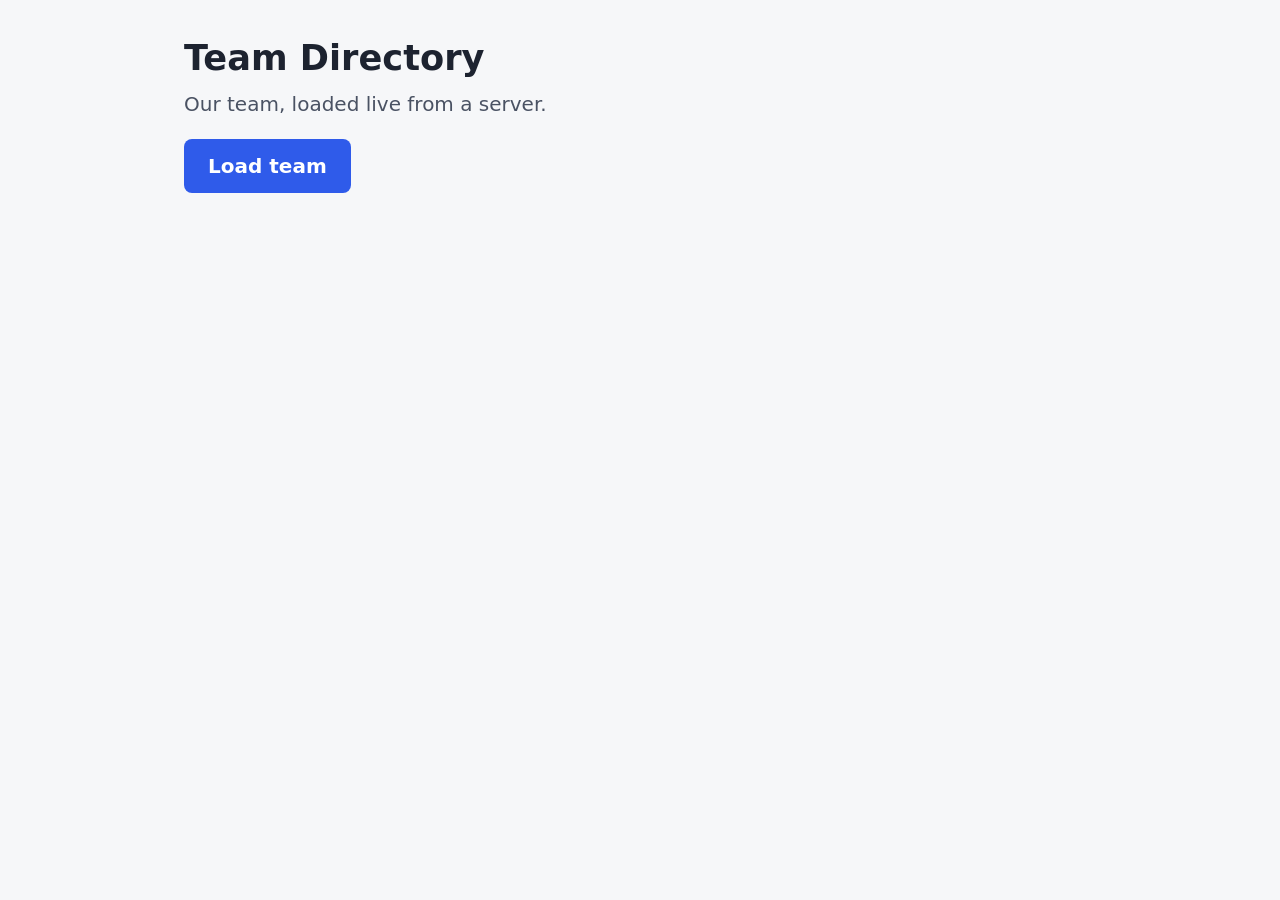
<file: index.html>
<!DOCTYPE html>
<html lang="en">
<head>
  <meta charset="UTF-8">
  <meta name="viewport" content="width=device-width, initial-scale=1.0">
  <title>Team Directory</title>
  <link rel="stylesheet" href="style.css">
</head>
<body>
  <main>
    <header>
      <h1>Team Directory</h1>
      <p class="intro">Our team, loaded live from a server.</p>
      <button id="load-btn" type="button">Load team</button>
      <!-- aria-live: screen readers announce changes to this message -->
      <p id="status" aria-live="polite"></p>
    </header>

    <!-- The cards appear here. It starts empty on purpose. -->
    <section id="user-list" class="grid"></section>
  </main>

  <!-- Live demo: app.js. Backup if live coding breaks: change to app.final.js -->
  <script src="app.js"></script>
</body>
</html>
</file>
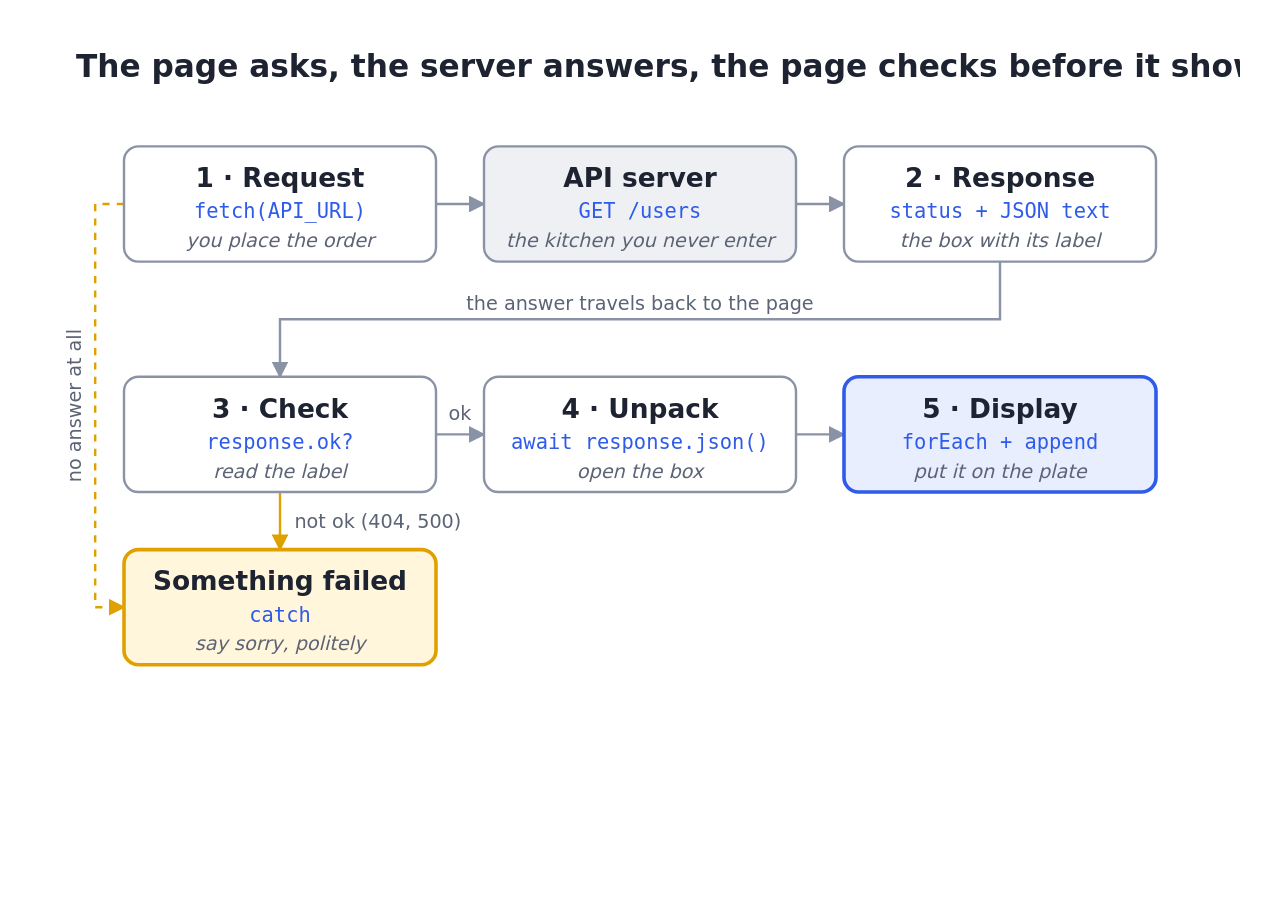
<file: diagram.html>
<!DOCTYPE html>
<html lang="en">
<head>
  <meta charset="UTF-8">
  <meta name="viewport" content="width=device-width, initial-scale=1.0">
  <title>How a page gets data from an API</title>
  <style>
    body { margin: 0; background: #fff; font-family: system-ui, -apple-system, "Segoe UI", sans-serif; }
    main { max-width: 1200px; margin: 0 auto; padding: 24px; }
    svg { width: 100%; height: auto; display: block; }
    .name { font-size: 22px; font-weight: 700; fill: #1d2330; }
    .code { font-size: 17px; font-family: ui-monospace, Consolas, monospace; fill: #2f5bea; }
    .analogy { font-size: 16px; font-style: italic; fill: #5b6375; }
    .label { font-size: 16px; fill: #5b6375; }
    .title { font-size: 26px; font-weight: 700; fill: #1d2330; }
  </style>
</head>
<body>
<main>
<svg viewBox="0 0 1000 560" role="img" aria-label="The page asks, the server answers, the page checks before it shows">
  <defs>
    <marker id="a" viewBox="0 0 10 10" refX="9" refY="5" markerWidth="7" markerHeight="7" orient="auto-start-reverse"><path d="M0 0L10 5L0 10z" fill="#8a93a6"/></marker>
    <marker id="f" viewBox="0 0 10 10" refX="9" refY="5" markerWidth="7" markerHeight="7" orient="auto-start-reverse"><path d="M0 0L10 5L0 10z" fill="#e0a100"/></marker>
  </defs>

  <text class="title" x="30" y="44">The page asks, the server answers, the page checks before it shows</text>

  <!-- connectors: boxes are 260 wide, 96 tall; centres x = 200, 500, 800 -->
  <g fill="none" stroke="#8a93a6" stroke-width="2">
    <path d="M330 150H370" marker-end="url(#a)"/>
    <path d="M630 150H670" marker-end="url(#a)"/>
    <path d="M800 198V246H200V294" marker-end="url(#a)"/>
    <path d="M330 342H370" marker-end="url(#a)"/>
    <path d="M630 342H670" marker-end="url(#a)"/>
  </g>
  <g fill="none" stroke="#e0a100" stroke-width="2">
    <path d="M200 390V438" marker-end="url(#f)"/>
    <path d="M70 150H46V486H70" stroke-dasharray="6 6" marker-end="url(#f)"/>
  </g>

  <!-- row 1: across the network -->
  <rect x="70" y="102" width="260" height="96" rx="12" fill="#fff" stroke="#8a93a6" stroke-width="2"/>
  <text class="name" x="200" y="136" text-anchor="middle">1 · Request</text>
  <text class="code" x="200" y="162" text-anchor="middle">fetch(API_URL)</text>
  <text class="analogy" x="200" y="186" text-anchor="middle">you place the order</text>

  <rect x="370" y="102" width="260" height="96" rx="12" fill="#eef0f4" stroke="#8a93a6" stroke-width="2"/>
  <text class="name" x="500" y="136" text-anchor="middle">API server</text>
  <text class="code" x="500" y="162" text-anchor="middle">GET /users</text>
  <text class="analogy" x="500" y="186" text-anchor="middle">the kitchen you never enter</text>

  <rect x="670" y="102" width="260" height="96" rx="12" fill="#fff" stroke="#8a93a6" stroke-width="2"/>
  <text class="name" x="800" y="136" text-anchor="middle">2 · Response</text>
  <text class="code" x="800" y="162" text-anchor="middle">status + JSON text</text>
  <text class="analogy" x="800" y="186" text-anchor="middle">the box with its label</text>

  <text class="label" x="500" y="238" text-anchor="middle">the answer travels back to the page</text>

  <!-- row 2: on the page -->
  <rect x="70" y="294" width="260" height="96" rx="12" fill="#fff" stroke="#8a93a6" stroke-width="2"/>
  <text class="name" x="200" y="328" text-anchor="middle">3 · Check</text>
  <text class="code" x="200" y="354" text-anchor="middle">response.ok?</text>
  <text class="analogy" x="200" y="378" text-anchor="middle">read the label</text>

  <text class="label" x="350" y="330" text-anchor="middle">ok</text>

  <rect x="370" y="294" width="260" height="96" rx="12" fill="#fff" stroke="#8a93a6" stroke-width="2"/>
  <text class="name" x="500" y="328" text-anchor="middle">4 · Unpack</text>
  <text class="code" x="500" y="354" text-anchor="middle">await response.json()</text>
  <text class="analogy" x="500" y="378" text-anchor="middle">open the box</text>

  <rect x="670" y="294" width="260" height="96" rx="12" fill="#e8eefe" stroke="#2f5bea" stroke-width="3"/>
  <text class="name" x="800" y="328" text-anchor="middle">5 · Display</text>
  <text class="code" x="800" y="354" text-anchor="middle">forEach + append</text>
  <text class="analogy" x="800" y="378" text-anchor="middle">put it on the plate</text>

  <!-- failures -->
  <text class="label" x="212" y="420">not ok (404, 500)</text>
  <text class="label" x="34" y="318" text-anchor="middle" transform="rotate(-90 34 318)">no answer at all</text>

  <rect x="70" y="438" width="260" height="96" rx="12" fill="#fff6dc" stroke="#e0a100" stroke-width="3"/>
  <text class="name" x="200" y="472" text-anchor="middle">Something failed</text>
  <text class="code" x="200" y="498" text-anchor="middle">catch</text>
  <text class="analogy" x="200" y="522" text-anchor="middle">say sorry, politely</text>
</svg>
</main>
</body>
</html>
</file>
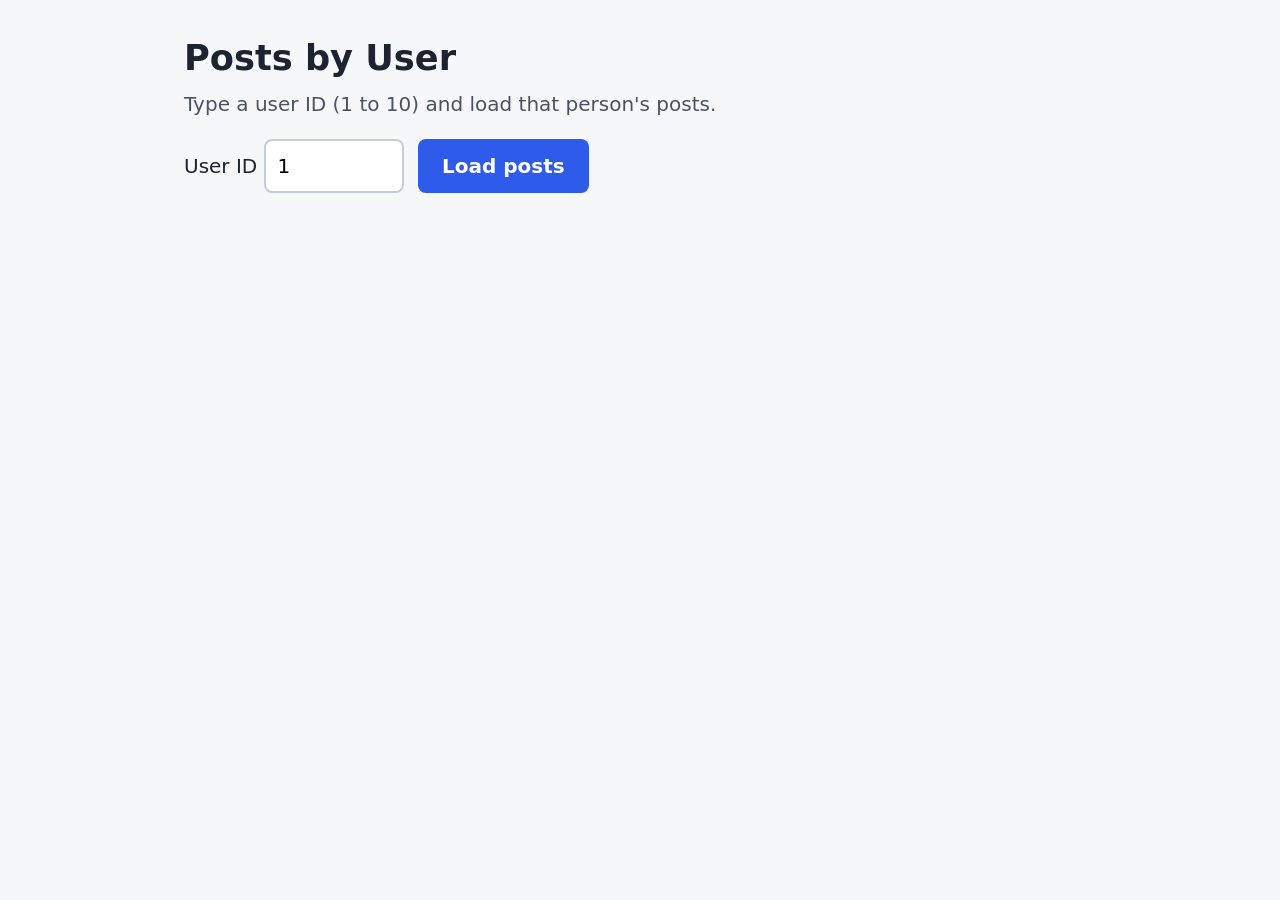
<file: exercise.html>
<!DOCTYPE html>
<html lang="en">
<head>
  <meta charset="UTF-8">
  <meta name="viewport" content="width=device-width, initial-scale=1.0">
  <title>Exercise: Posts by User</title>
  <link rel="stylesheet" href="style.css">
</head>
<body>
  <main>
    <header>
      <h1>Posts by User</h1>
      <p class="intro">Type a user ID (1 to 10) and load that person's posts.</p>
      <label for="user-id">User ID</label>
      <input id="user-id" type="number" min="1" value="1">
      <button id="load-posts-btn" type="button">Load posts</button>
      <p id="status" aria-live="polite"></p>
    </header>

    <ul id="post-list" class="post-list"></ul>
  </main>

  <!-- Your work: exercise.js. Solution: exercise.solution.js -->
  <script src="exercise.js"></script>
</body>
</html>
</file>
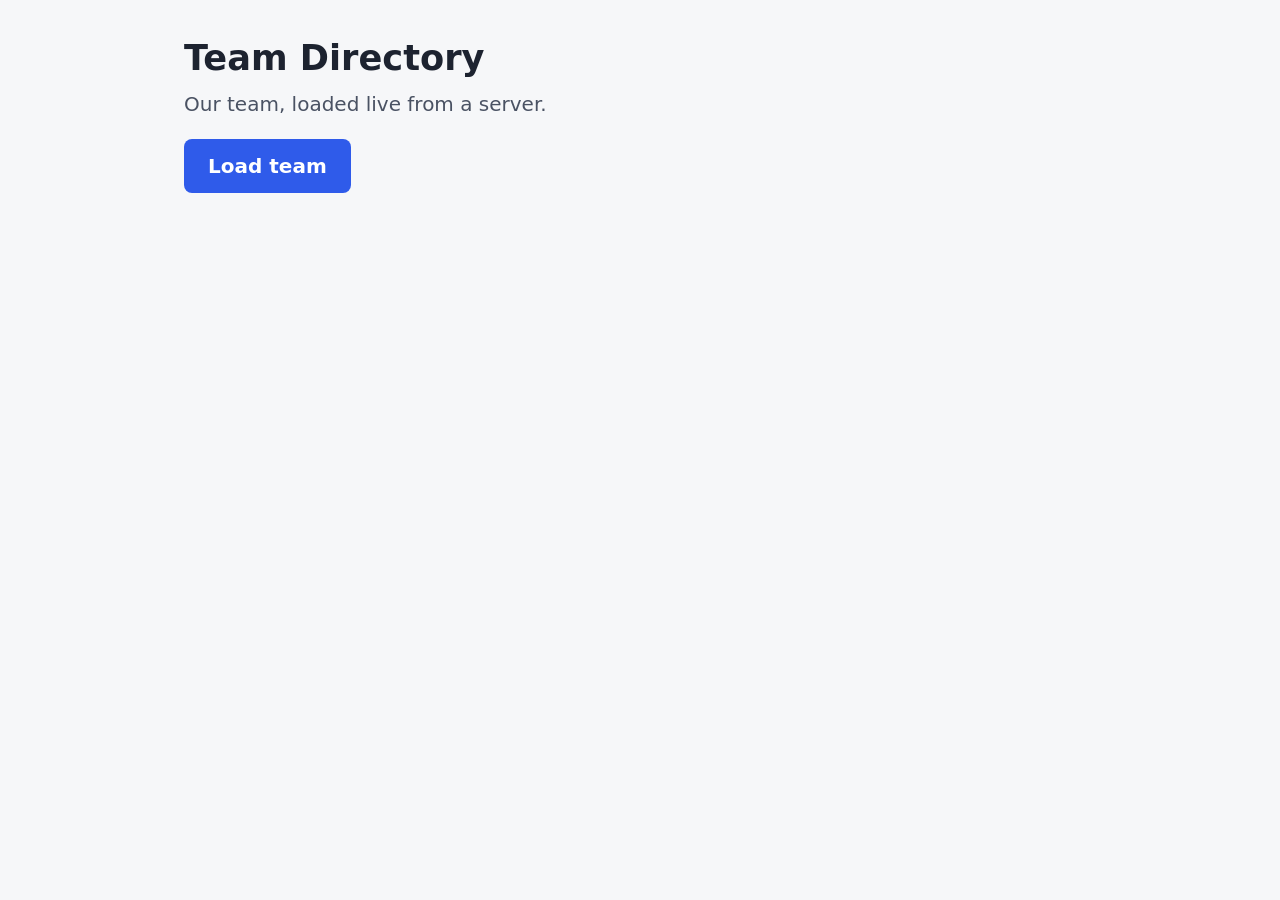
<file: finished.html>
<!DOCTYPE html>
<html lang="en">
<head>
  <meta charset="UTF-8">
  <meta name="viewport" content="width=device-width, initial-scale=1.0">
  <title>Team Directory (finished)</title>
  <link rel="stylesheet" href="style.css">
</head>
<body>
  <main>
    <header>
      <h1>Team Directory</h1>
      <p class="intro">Our team, loaded live from a server.</p>
      <button id="load-btn" type="button">Load team</button>
      <p id="status" aria-live="polite"></p>
    </header>
    <section id="user-list" class="grid"></section>
  </main>

  <!-- Same page as index.html, but with the finished code.
       Use it for the hook (Phase 1) and as the backup if live coding breaks. -->
  <script src="app.final.js"></script>
</body>
</html>
</file>
<file: style.css>
/* Large, high-contrast styles so everything reads well on a shared screen */

* { box-sizing: border-box; }

body {
  margin: 0;
  font-family: system-ui, -apple-system, "Segoe UI", sans-serif;
  font-size: 20px;
  line-height: 1.5;
  background: #f6f7f9;
  color: #1d2330;
}

main {
  max-width: 960px;
  margin: 0 auto;
  padding: 32px 24px 64px;
}

h1 { margin: 0 0 4px; font-size: 2.2rem; }
.intro { margin: 0 0 20px; color: #4a5263; }

button {
  font: inherit;
  font-weight: 600;
  padding: 12px 24px;
  border: 0;
  border-radius: 8px;
  background: #2f5bea;
  color: #fff;
  cursor: pointer;
}
button:hover { background: #2448c4; }
button:focus-visible { outline: 3px solid #f2b705; outline-offset: 3px; }

input {
  font: inherit;
  width: 7em;
  padding: 10px 12px;
  margin-right: 8px;
  border: 2px solid #c6ccd8;
  border-radius: 8px;
}

#status {
  min-height: 1.5em;
  margin: 16px 0 24px;
  font-weight: 600;
  color: #4a5263;
}

.grid {
  display: grid;
  grid-template-columns: repeat(auto-fill, minmax(260px, 1fr));
  gap: 16px;
}

.card {
  padding: 20px;
  border-radius: 12px;
  background: #fff;
  border: 1px solid #e1e5ec;
}
.card h2 { margin: 0 0 8px; font-size: 1.15rem; }
.card p { margin: 0; font-size: 0.95rem; word-break: break-word; }
.card .company { margin-top: 8px; color: #4a5263; }

.post-list { padding-left: 1.2em; }
.post-list li { margin-bottom: 8px; }
</file>
